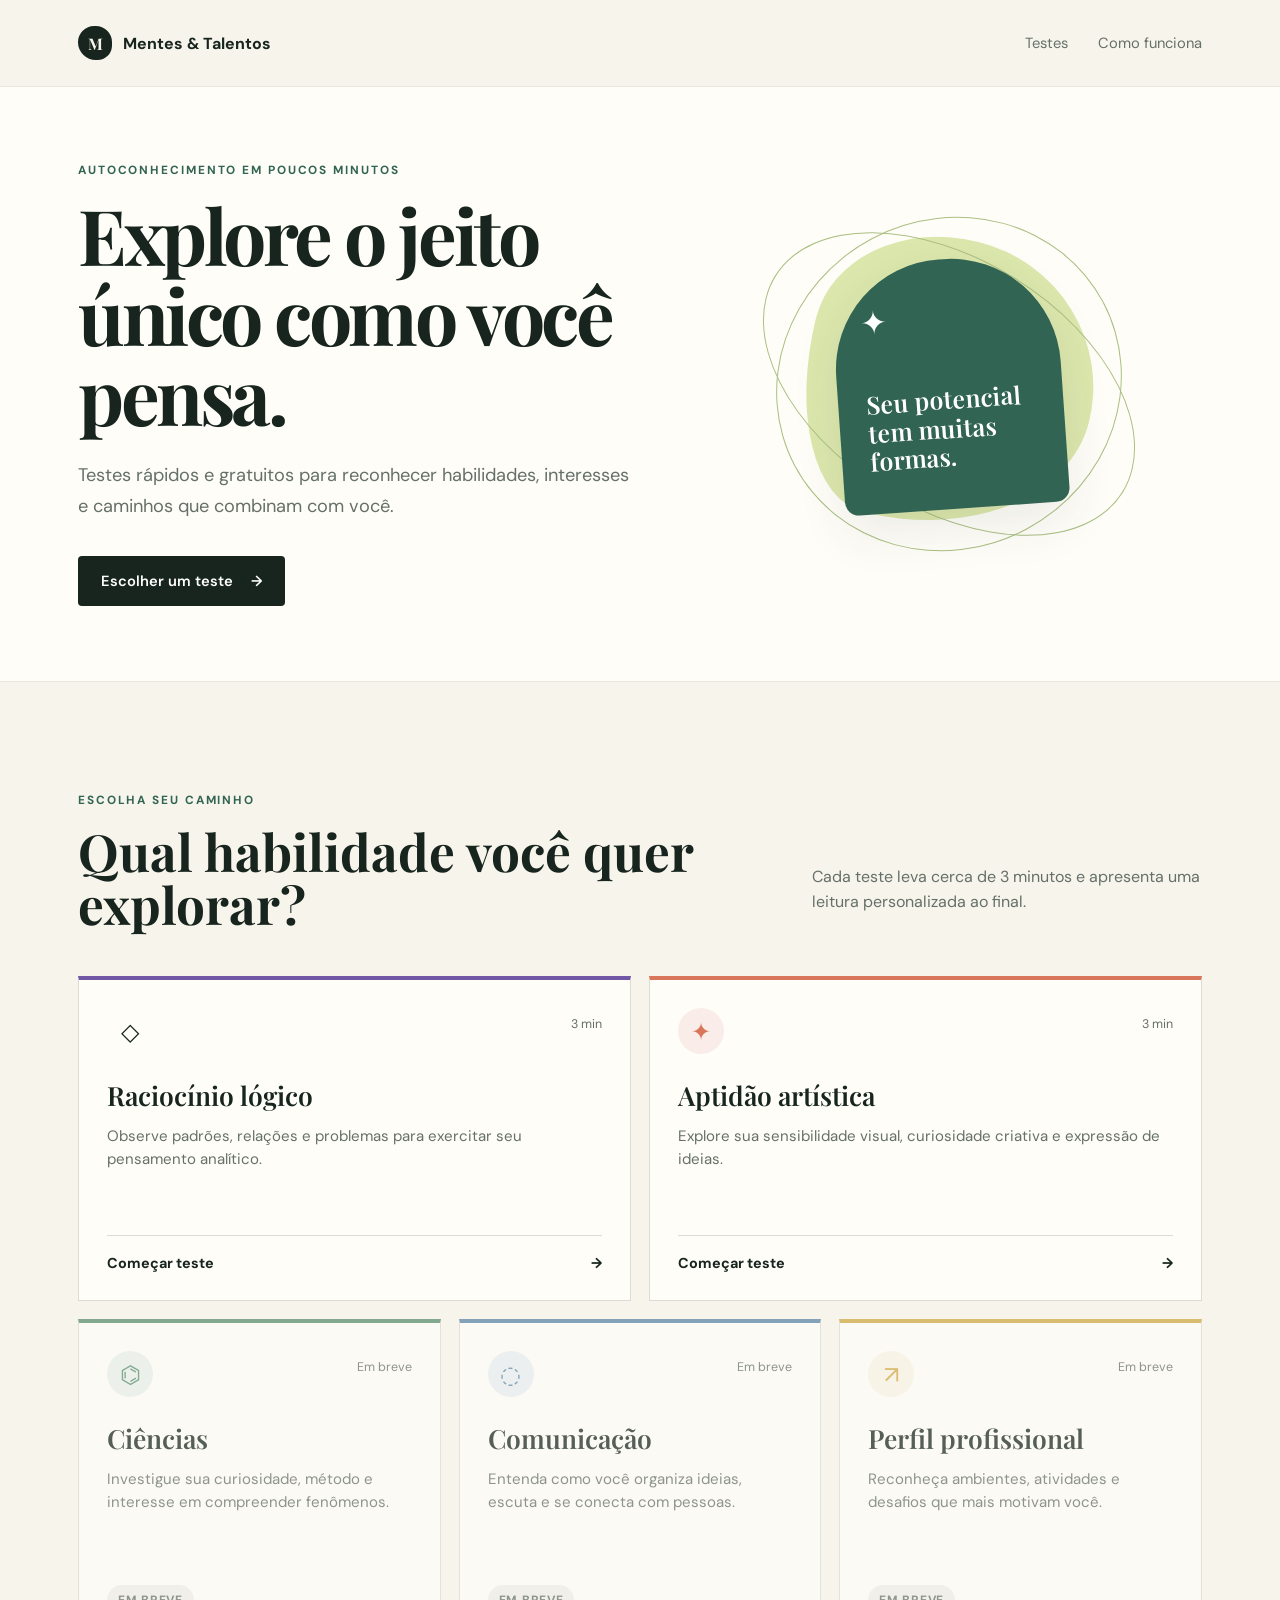
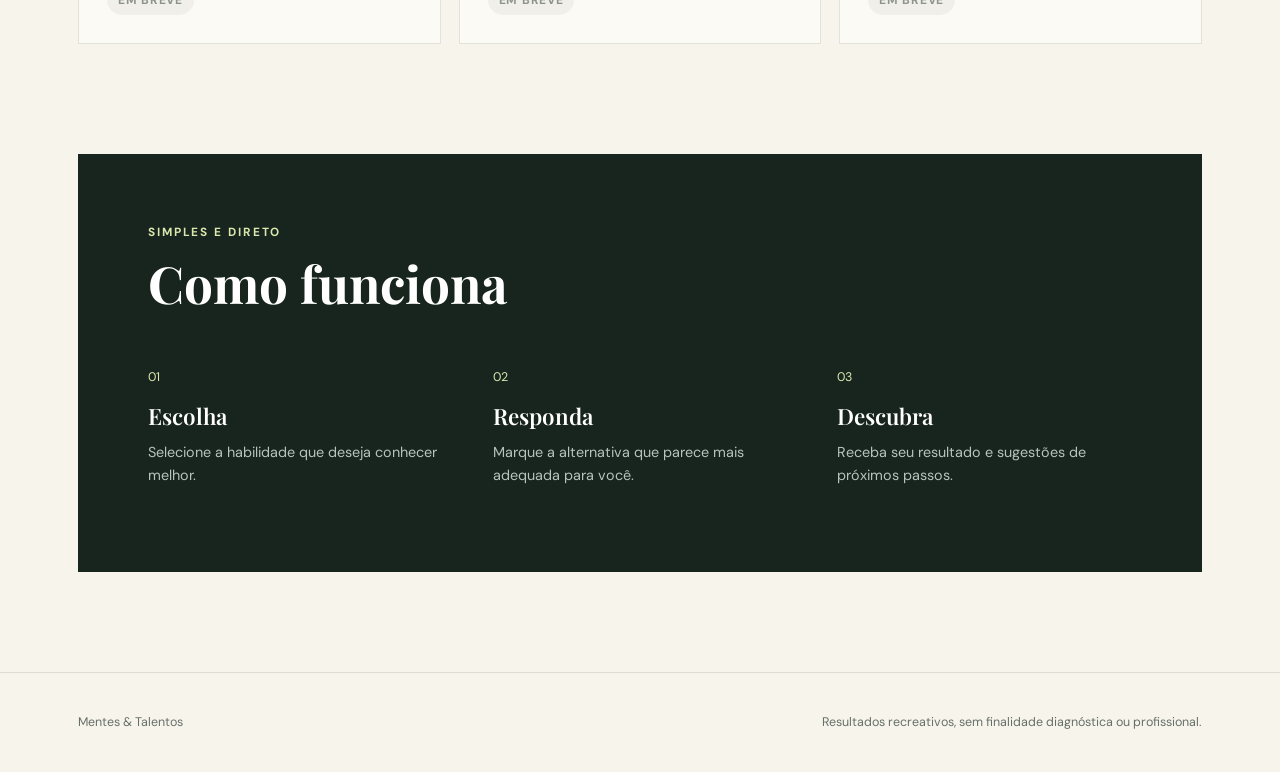
<file: index.html>
<!doctype html>
<html lang="pt-BR">
<head>
  <meta charset="utf-8">
  <meta name="viewport" content="width=device-width, initial-scale=1">
  <meta name="description" content="Descubra seus pontos fortes com testes rápidos de raciocínio e aptidão.">
  <title>Mentes & Talentos</title>
  <link rel="stylesheet" href="css/styles.css">
</head>
<body>
  <header class="site-header">
    <a class="brand" href="index.html" aria-label="Mentes e Talentos — início">
      <span class="brand-mark" aria-hidden="true">M</span>
      <span>Mentes &amp; Talentos</span>
    </a>
    <nav aria-label="Navegação principal">
      <a href="#testes">Testes</a>
      <a href="#como-funciona">Como funciona</a>
    </nav>
  </header>

  <main>
    <section class="hero">
      <div class="hero-copy">
        <span class="eyebrow">Autoconhecimento em poucos minutos</span>
        <h1>Explore o jeito único como você pensa.</h1>
        <p>Testes rápidos e gratuitos para reconhecer habilidades, interesses e caminhos que combinam com você.</p>
        <a class="button button-primary" href="#testes">Escolher um teste <span aria-hidden="true">→</span></a>
      </div>
      <div class="hero-art" aria-hidden="true">
        <div class="orbit orbit-one"></div>
        <div class="orbit orbit-two"></div>
        <div class="brain-card"><span>✦</span><strong>Seu potencial<br>tem muitas formas.</strong></div>
      </div>
    </section>

    <section class="section" id="testes">
      <div class="section-heading">
        <div><span class="eyebrow">Escolha seu caminho</span><h2>Qual habilidade você quer explorar?</h2></div>
        <p>Cada teste leva cerca de 3 minutos e apresenta uma leitura personalizada ao final.</p>
      </div>
      <div class="test-grid" id="test-grid" aria-live="polite"></div>
    </section>

    <section class="how" id="como-funciona">
      <span class="eyebrow">Simples e direto</span>
      <h2>Como funciona</h2>
      <div class="steps">
        <article><span>01</span><h3>Escolha</h3><p>Selecione a habilidade que deseja conhecer melhor.</p></article>
        <article><span>02</span><h3>Responda</h3><p>Marque a alternativa que parece mais adequada para você.</p></article>
        <article><span>03</span><h3>Descubra</h3><p>Receba seu resultado e sugestões de próximos passos.</p></article>
      </div>
    </section>
  </main>

  <footer><p>Mentes &amp; Talentos</p><p>Resultados recreativos, sem finalidade diagnóstica ou profissional.</p></footer>
  <script src="js/tests-data.js"></script>
  <script src="js/home.js"></script>
</body>
</html>
</file>
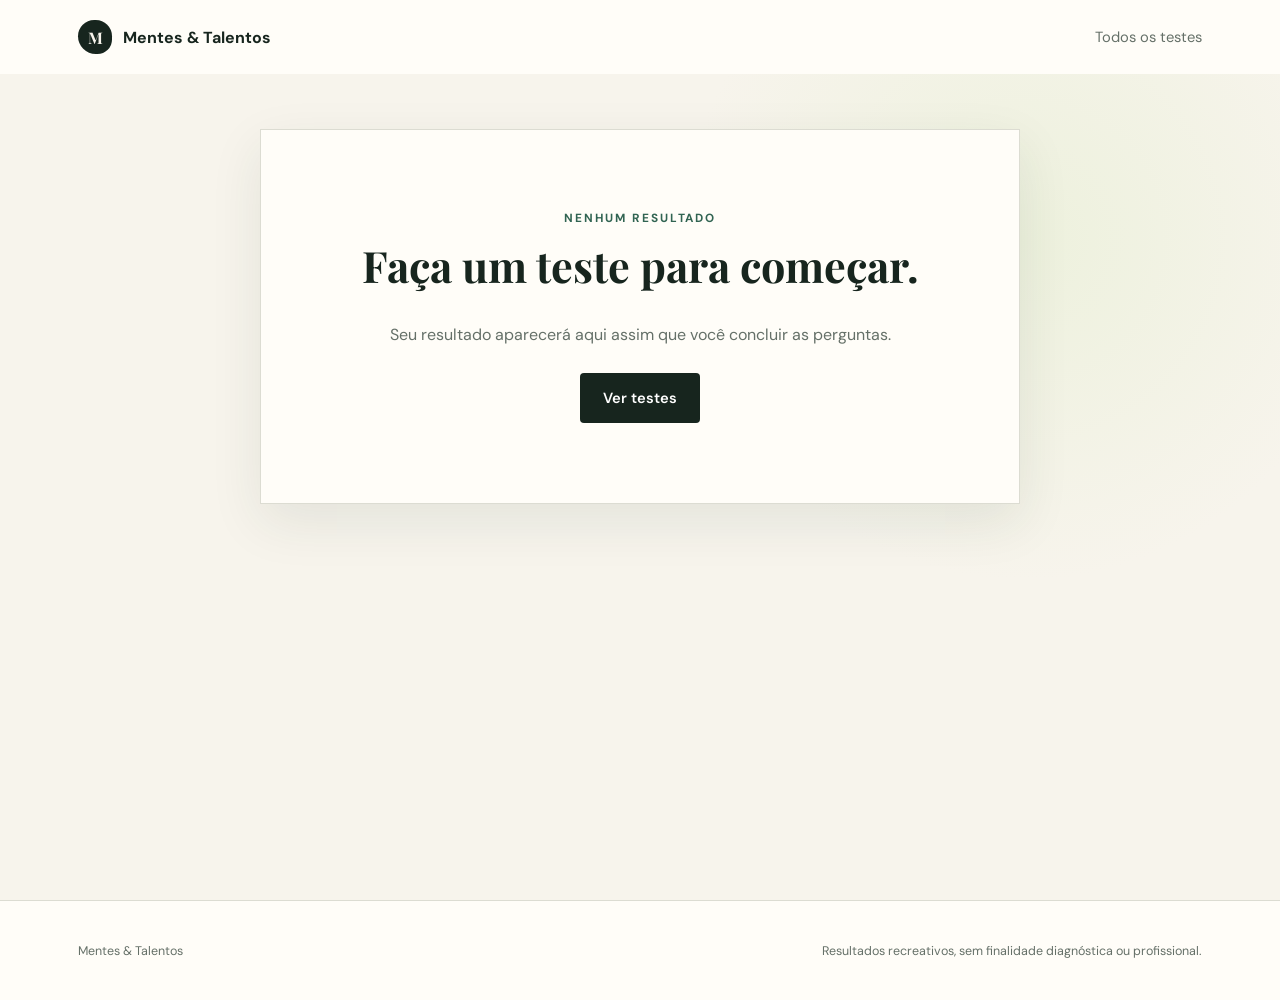
<file: resultado.html>
<!doctype html>
<html lang="pt-BR">
<head>
  <meta charset="utf-8">
  <meta name="viewport" content="width=device-width, initial-scale=1">
  <meta name="description" content="Veja o resultado do seu teste de aptidão.">
  <title>Seu resultado | Mentes & Talentos</title>
  <link rel="stylesheet" href="css/styles.css">
</head>
<body class="result-page">
  <header class="site-header compact">
    <a class="brand" href="index.html"><span class="brand-mark" aria-hidden="true">M</span><span>Mentes &amp; Talentos</span></a>
    <a class="quiet-link" href="index.html">Todos os testes</a>
  </header>
  <main class="result-shell" id="result-content" aria-live="polite"></main>
  <footer><p>Mentes &amp; Talentos</p><p>Resultados recreativos, sem finalidade diagnóstica ou profissional.</p></footer>
  <script src="js/tests-data.js"></script>
  <script src="js/result.js"></script>
</body>
</html>
</file>
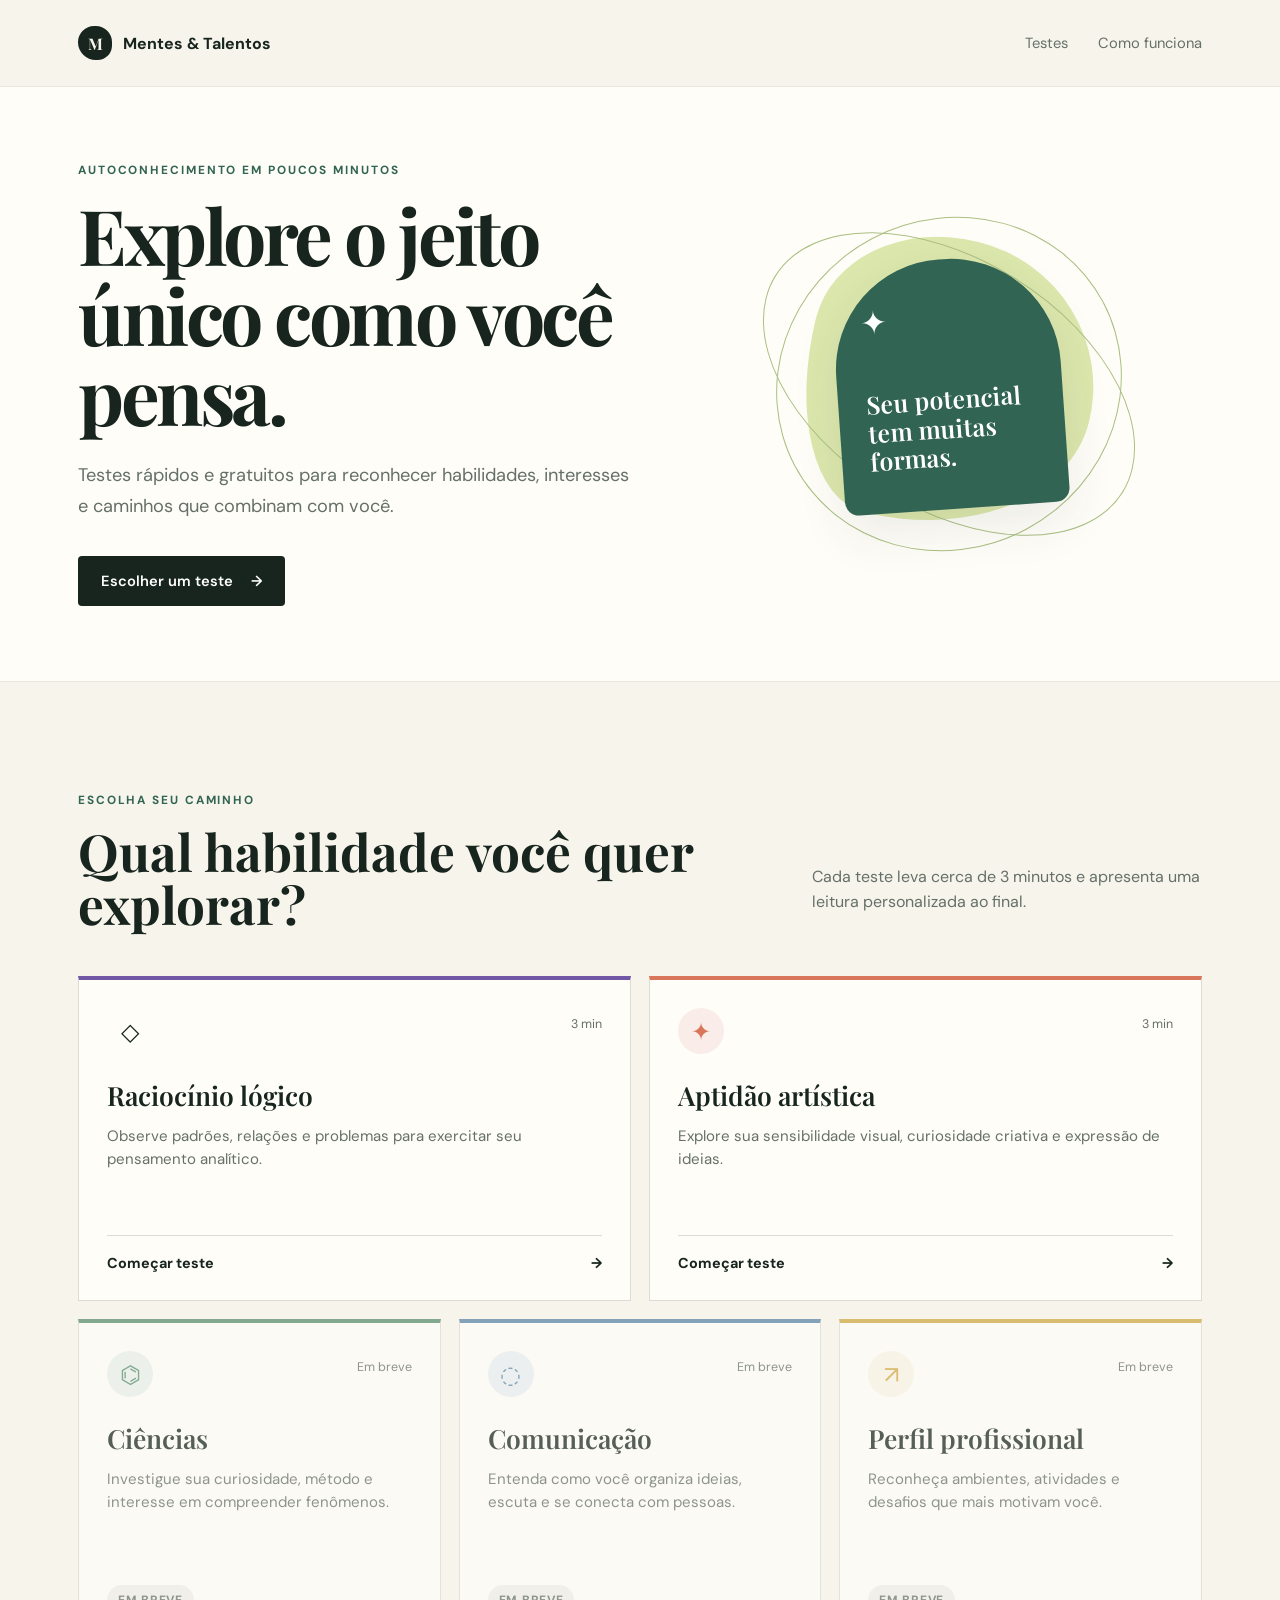
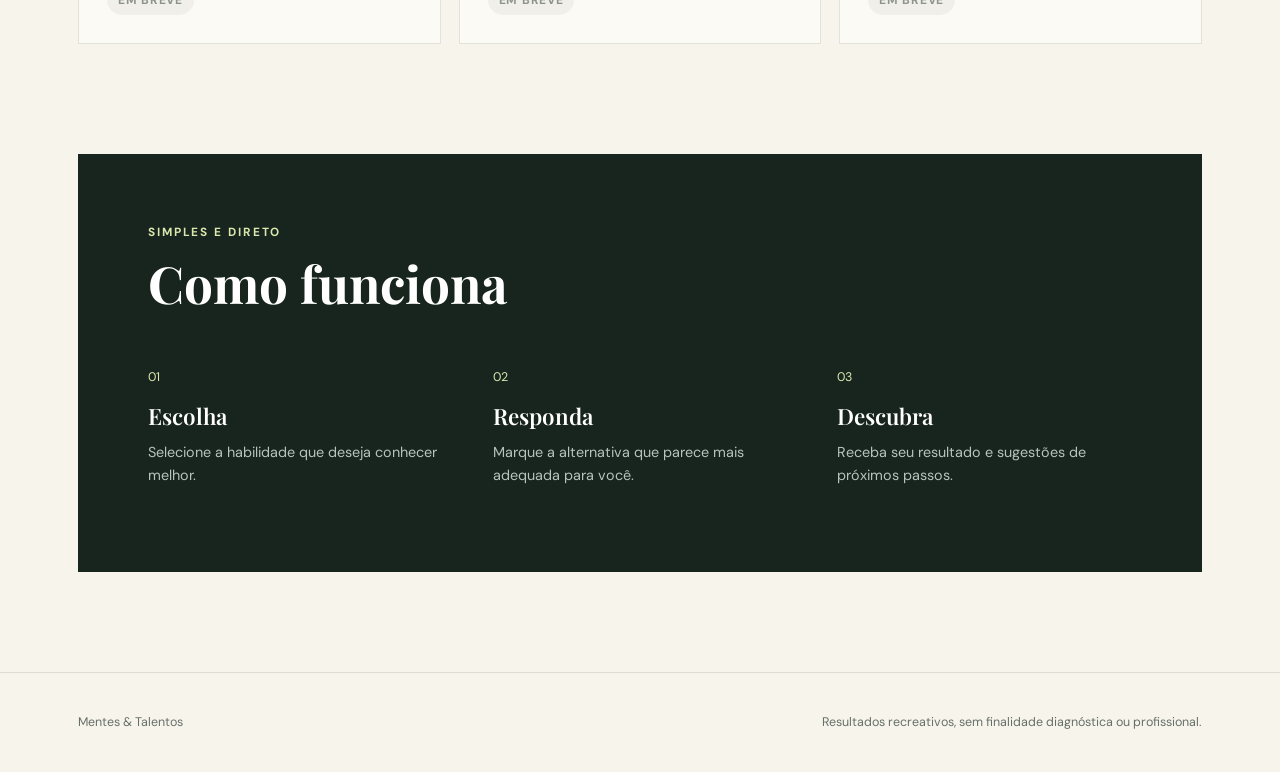
<file: teste.html>
<!doctype html>
<html lang="pt-BR">
<head>
  <meta charset="utf-8">
  <meta name="viewport" content="width=device-width, initial-scale=1">
  <meta name="description" content="Responda ao teste e descubra seus pontos fortes.">
  <title>Teste | Mentes & Talentos</title>
  <link rel="stylesheet" href="css/styles.css">
</head>
<body class="quiz-page">
  <header class="site-header compact">
    <a class="brand" href="index.html"><span class="brand-mark" aria-hidden="true">M</span><span>Mentes &amp; Talentos</span></a>
    <a class="quiet-link" href="index.html">Sair do teste</a>
  </header>
  <main class="quiz-shell">
    <section class="quiz-card" id="quiz" aria-live="polite">
      <div class="quiz-topline">
        <span class="quiz-category" id="quiz-category"></span>
        <span id="progress-label">Pergunta 1 de 5</span>
      </div>
      <div class="progress-track" aria-hidden="true"><div class="progress-fill" id="progress-fill"></div></div>
      <div id="question-area"></div>
      <div class="quiz-actions">
        <button class="button button-ghost" id="back-button" type="button">← Voltar</button>
        <button class="button button-primary" id="next-button" type="button" disabled>Próxima →</button>
      </div>
    </section>
  </main>
  <script src="js/tests-data.js"></script>
  <script src="js/test.js"></script>
</body>
</html>
</file>
<file: css/styles.css>
@import url('https://fonts.googleapis.com/css2?family=DM+Sans:wght@400;500;600;700&family=Playfair+Display:wght@600;700&display=swap');

:root { --ink:#17251e; --cream:#f7f4ec; --paper:#fffdf8; --green:#316452; --lime:#dce7ad; --line:#dcdcd2; --muted:#657068; --shadow:0 18px 50px rgba(31,54,44,.09); }
* { box-sizing:border-box; }
html { scroll-behavior:smooth; }
body { margin:0; background:var(--cream); color:var(--ink); font-family:"DM Sans",sans-serif; }
a { color:inherit; }
.site-header { max-width:1180px; height:86px; margin:auto; padding:0 28px; display:flex; align-items:center; justify-content:space-between; }
.site-header.compact { height:74px; }
.brand { display:flex; gap:11px; align-items:center; font-weight:700; text-decoration:none; }
.brand-mark { width:34px; height:34px; border-radius:50% 50% 45% 55%; display:grid; place-items:center; background:var(--ink); color:var(--cream); font-family:"Playfair Display",serif; }
nav { display:flex; gap:30px; } nav a,.quiet-link { color:var(--muted); text-decoration:none; font-size:.92rem; } nav a:hover,.quiet-link:hover { color:var(--ink); }
.hero { min-height:590px; padding:75px max(28px,calc((100vw - 1124px)/2)); display:grid; grid-template-columns:1.05fr .95fr; align-items:center; gap:60px; background:var(--paper); border-block:1px solid #e8e5dc; overflow:hidden; }
.eyebrow { display:block; color:var(--green); font-size:.74rem; font-weight:700; letter-spacing:.16em; text-transform:uppercase; margin-bottom:17px; }
h1,h2,h3,p { margin-top:0; }
h1,h2 { font-family:"Playfair Display",serif; line-height:1.04; }
.hero h1 { max-width:660px; font-size:clamp(3rem,6vw,5.7rem); letter-spacing:-.045em; margin-bottom:25px; }
.hero-copy>p { max-width:600px; color:var(--muted); font-size:1.14rem; line-height:1.7; margin-bottom:34px; }
.button { min-height:50px; padding:0 23px; border:0; border-radius:4px; display:inline-flex; align-items:center; justify-content:center; gap:18px; font:600 .92rem "DM Sans",sans-serif; text-decoration:none; cursor:pointer; transition:.2s ease; }
.button-primary { background:var(--ink); color:white; } .button-primary:hover { background:var(--green); transform:translateY(-2px); }.button:disabled { opacity:.4; cursor:not-allowed; transform:none; }
.button-ghost { background:transparent; color:var(--ink); border:1px solid var(--line); }
.hero-art { height:390px; position:relative; display:grid; place-items:center; }
.hero-art:before { content:""; position:absolute; width:290px; height:290px; background:var(--lime); border-radius:48% 52% 68% 32%/39% 51% 49% 61%; transform:rotate(14deg); }
.brain-card { position:relative; width:225px; height:250px; padding:38px 28px; display:flex; flex-direction:column; justify-content:space-between; color:white; background:var(--green); border-radius:110px 110px 14px 14px; transform:rotate(-4deg); box-shadow:var(--shadow); }
.brain-card span { font-size:2rem; }.brain-card strong { font:600 1.55rem/1.15 "Playfair Display",serif; }
.orbit { position:absolute; border:1px solid #aabf82; border-radius:50%; }.orbit-one{width:410px;height:250px;transform:rotate(32deg)}.orbit-two{width:350px;height:330px;transform:rotate(-28deg)}
.section { max-width:1180px; margin:auto; padding:110px 28px; }
.section-heading { display:flex; justify-content:space-between; align-items:end; gap:40px; margin-bottom:45px; }.section-heading h2,.how h2 { font-size:clamp(2.2rem,4vw,3.5rem); margin-bottom:0; }.section-heading>p { max-width:390px; color:var(--muted); line-height:1.6; }
.test-grid { display:grid; grid-template-columns:repeat(6,1fr); gap:18px; }.test-card { grid-column:span 2; min-height:325px; padding:28px; position:relative; display:flex; flex-direction:column; border:1px solid var(--line); border-top:4px solid var(--accent,#7257a6); background:var(--paper); box-shadow:0 8px 30px transparent; transition:.2s ease; }.test-card:nth-child(-n+2){grid-column:span 3}.test-card:not(.unavailable):hover { transform:translateY(-5px); box-shadow:var(--shadow); }.test-card.coral{--accent:#d9755b}.test-card.green{--accent:#568c6c}.test-card.blue{--accent:#5885a5}.test-card.yellow{--accent:#d0a742}
.card-icon { width:46px;height:46px;display:grid;place-items:center;background:color-mix(in srgb,var(--accent) 14%,white);color:var(--accent);font-size:1.5rem;border-radius:50%; }.card-meta { position:absolute;right:28px;top:36px;color:var(--muted);font-size:.78rem }.test-card h3 { font:600 1.65rem "Playfair Display",serif; margin:23px 0 12px; }.test-card p { color:var(--muted);line-height:1.55;font-size:.94rem;flex:1 }.card-link { display:flex;justify-content:space-between;color:var(--ink);text-decoration:none;font-weight:700;font-size:.9rem;border-top:1px solid var(--line);padding-top:18px }.coming-soon { align-self:start;padding:7px 11px;border-radius:20px;background:#efeee8;color:var(--muted);font-size:.75rem;font-weight:700;text-transform:uppercase;letter-spacing:.06em }.unavailable { opacity:.72 }.previous-result { font-size:.78rem;color:var(--green);margin-top:11px; }
.how { max-width:1124px;margin:0 auto 100px;padding:70px;background:var(--ink);color:white }.how .eyebrow{color:var(--lime)}.steps{display:grid;grid-template-columns:repeat(3,1fr);gap:50px;margin-top:55px}.steps article>span{color:var(--lime);font-size:.78rem}.steps h3{font:600 1.4rem "Playfair Display",serif;margin:15px 0 10px}.steps p{color:#b8c3bd;line-height:1.6;font-size:.9rem}
footer { min-height:100px; padding:30px max(28px,calc((100vw - 1124px)/2)); display:flex; justify-content:space-between; align-items:center; gap:25px; color:var(--muted);font-size:.78rem;border-top:1px solid var(--line)}footer p{margin:0}
.quiz-page,.result-page { min-height:100vh; background:var(--paper); }.quiz-shell,.result-shell { min-height:calc(100vh - 74px); padding:55px 24px 80px; display:grid; place-items:start center; background:radial-gradient(circle at 80% 20%,#edf1dd 0,transparent 28%),var(--cream); }
.quiz-card,.result-card,.empty-state { width:min(760px,100%);background:var(--paper);border:1px solid var(--line);padding:42px 50px;box-shadow:var(--shadow) }.quiz-topline { display:flex;justify-content:space-between;color:var(--muted);font-size:.78rem;font-weight:700;text-transform:uppercase;letter-spacing:.08em }.quiz-category{color:var(--green)}.progress-track{height:4px;background:#e5e5dd;margin:17px 0 48px}.progress-fill{height:100%;background:var(--green);transition:width .3s ease}.question-number{color:var(--green);font-size:.72rem;font-weight:700;letter-spacing:.14em}.question-title{font-size:clamp(1.7rem,4vw,2.65rem);margin:12px 0 32px}.options{display:grid;gap:11px}.option{width:100%;padding:15px 18px;display:flex;align-items:center;gap:16px;border:1px solid var(--line);background:white;color:var(--ink);font:500 .95rem "DM Sans",sans-serif;text-align:left;cursor:pointer;transition:.15s}.option:hover{border-color:#9bb09f;background:#f8faf4}.option span{width:31px;height:31px;display:grid;place-items:center;background:#efefe9;border-radius:50%;font-size:.78rem}.option.selected{border:2px solid var(--green);background:#f2f6eb;padding:14px 17px}.option.selected span{background:var(--green);color:white}.quiz-actions{display:flex;justify-content:space-between;margin-top:38px}
.result-card{text-align:center}.score-ring{--score:0;width:190px;height:190px;border-radius:50%;display:grid;place-items:center;margin:32px auto 15px;background:conic-gradient(var(--green) calc(var(--score)*1%),#e7e6df 0);position:relative}.score-ring:before{content:"";position:absolute;inset:11px;border-radius:50%;background:var(--paper)}.score-ring div{position:relative;display:grid}.score-ring strong{font:700 2.8rem "Playfair Display",serif}.score-ring span{color:var(--muted);font-size:.72rem}.score-detail{font-size:.78rem;color:var(--muted)}.result-card h1{font-size:clamp(2rem,5vw,3.3rem);margin:25px 0 15px}.result-description{max-width:590px;margin:0 auto;color:var(--muted);line-height:1.7}.strength{max-width:480px;margin:30px auto;padding:18px 22px;display:flex;text-align:left;gap:17px;background:#edf3df}.strength>span{font-size:1.5rem;color:var(--green)}.strength div{display:grid}.strength small{color:var(--muted);margin-bottom:4px}.result-actions{display:flex;justify-content:center;gap:12px;flex-wrap:wrap}.disclaimer{margin:34px auto 0;padding-top:25px;border-top:1px solid var(--line);color:var(--muted);font-size:.74rem;line-height:1.55}.empty-state{text-align:center;padding-block:80px}.empty-state h1{font-size:2.7rem}.empty-state p{color:var(--muted);margin-bottom:28px}
@media (max-width:760px){.site-header{padding-inline:18px}.site-header nav{display:none}.hero{grid-template-columns:1fr;padding-block:60px}.hero-art{height:310px}.orbit-one{width:310px}.orbit-two{width:280px}.section{padding:80px 18px}.section-heading{align-items:start;flex-direction:column}.test-grid{display:grid;grid-template-columns:1fr}.test-card,.test-card:nth-child(-n+2){grid-column:auto}.how{margin:0 18px 70px;padding:45px 28px}.steps{grid-template-columns:1fr;gap:25px}.quiz-card,.result-card{padding:30px 20px}.quiz-shell,.result-shell{padding:30px 14px}.question-title{margin-bottom:25px}.quiz-actions{gap:10px}.quiz-actions .button{padding-inline:15px}footer{align-items:flex-start;flex-direction:column}.brand span:last-child{font-size:.88rem}}
</file>
